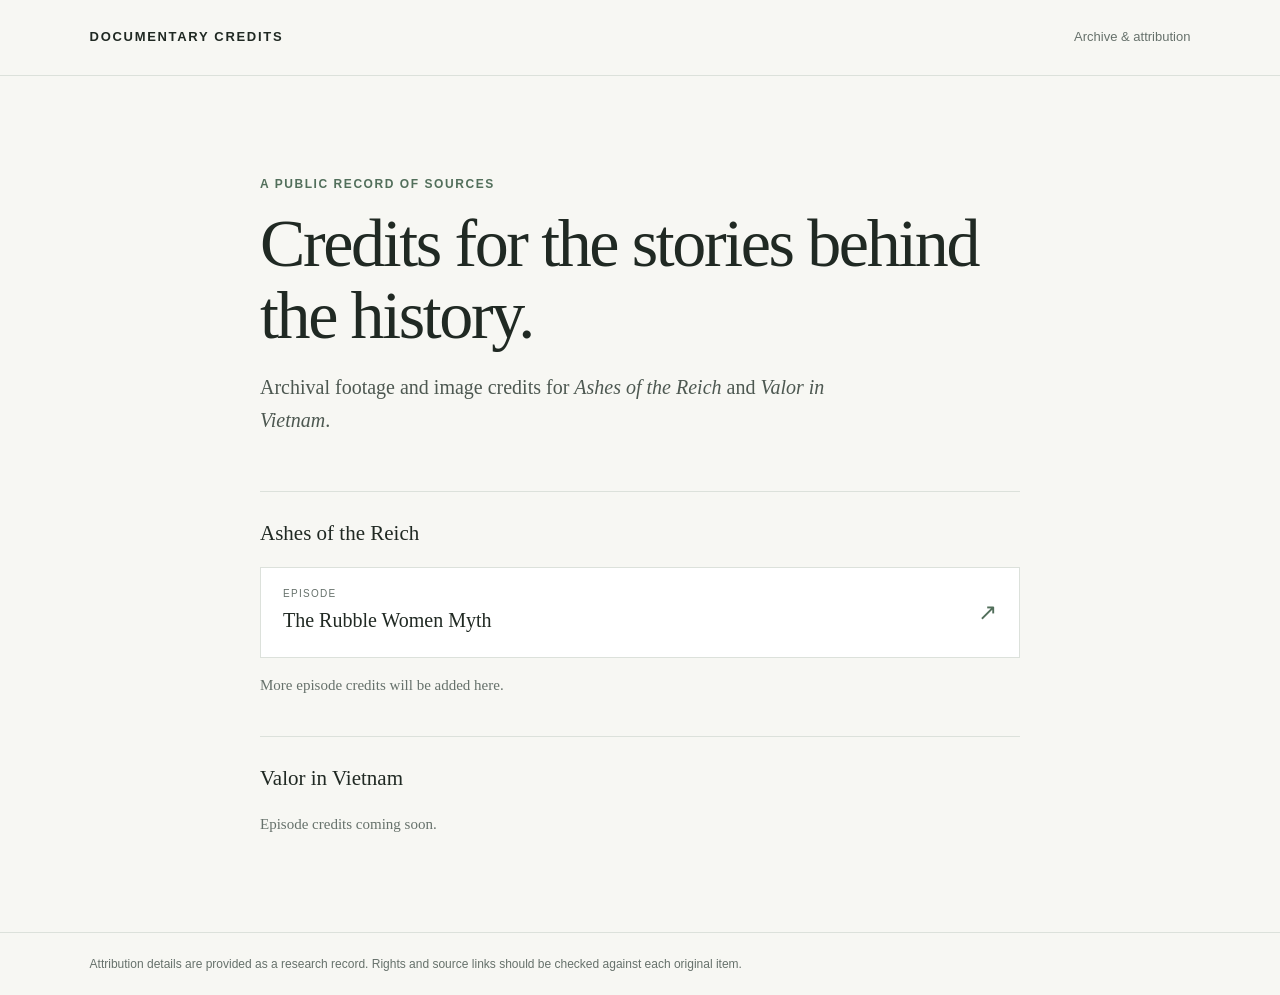
<file: index.html>
<!doctype html>
<html lang="en">
<head>
  <meta charset="utf-8">
  <meta name="viewport" content="width=device-width, initial-scale=1">
  <meta name="description" content="Image and archival credits for Ashes of the Reich and Valor in Vietnam.">
  <title>Documentary Credits</title>
  <link rel="stylesheet" href="style.css">
</head>
<body>
  <header class="site-header"><a class="brand" href="./">DOCUMENTARY CREDITS</a><span>Archive & attribution</span></header>
  <main class="home">
    <p class="eyebrow">A public record of sources</p>
    <h1>Credits for the stories behind the history.</h1>
    <p class="intro">Archival footage and image credits for <em>Ashes of the Reich</em> and <em>Valor in Vietnam</em>.</p>
    <section class="series">
      <h2>Ashes of the Reich</h2>
      <a class="episode" href="episodes/rubble-women-myth.html"><span><small>EPISODE</small><strong>The Rubble Women Myth</strong></span><span class="arrow" aria-hidden="true">↗</span></a>
      <p class="muted">More episode credits will be added here.</p>
    </section>
    <section class="series upcoming"><h2>Valor in Vietnam</h2><p class="muted">Episode credits coming soon.</p></section>
  </main>
  <footer>Attribution details are provided as a research record. Rights and source links should be checked against each original item.</footer>
</body>
</html>
</file>
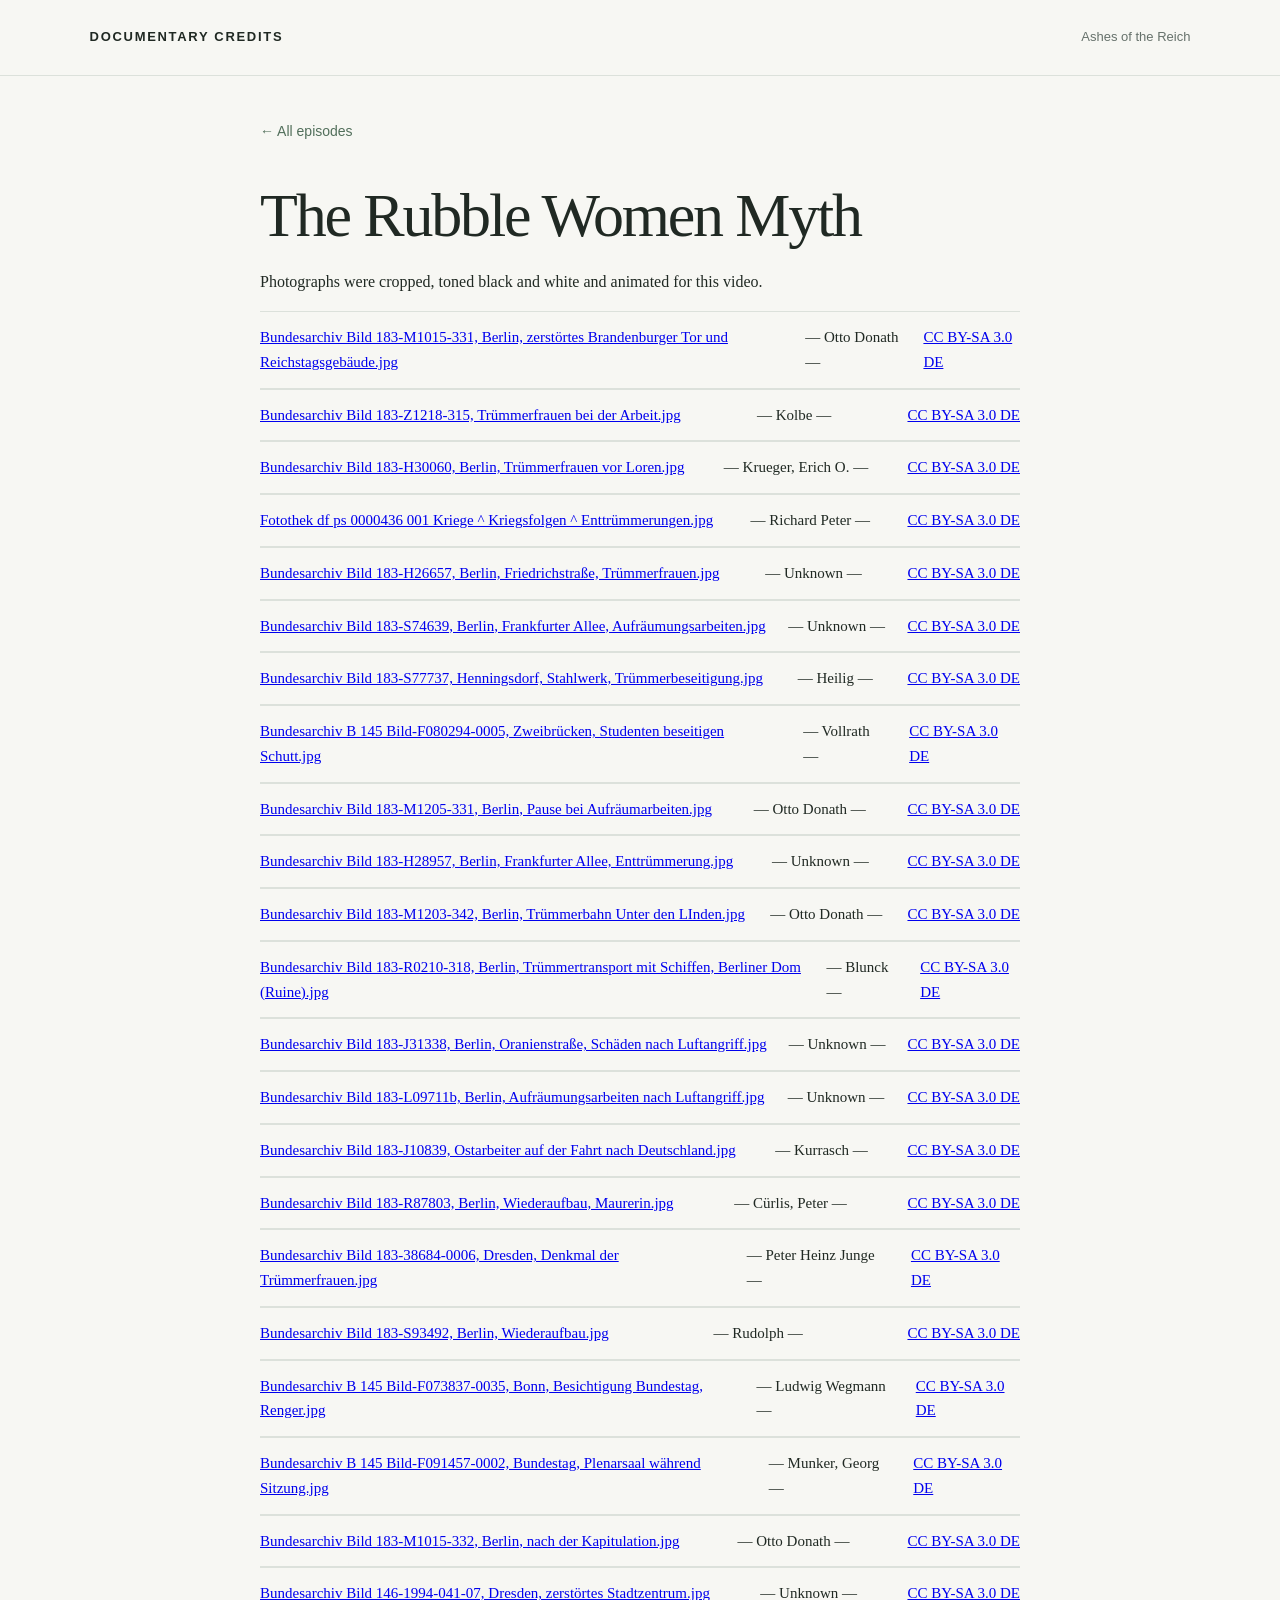
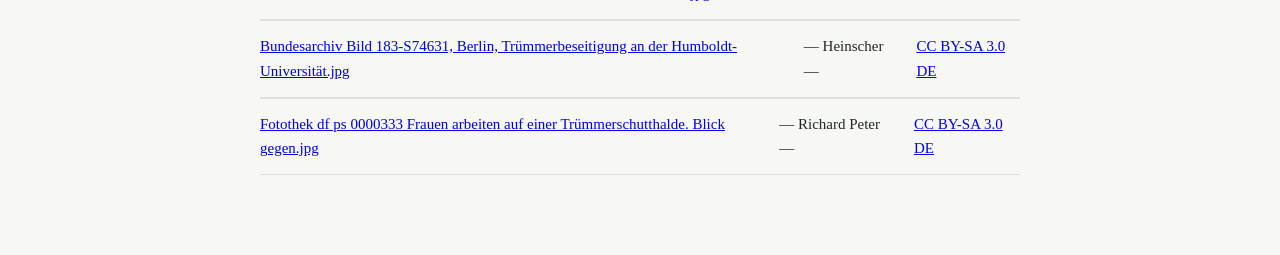
<file: episodes/rubble-women-myth.html>
<!doctype html>
<html lang="en"><head><meta charset="utf-8"><meta name="viewport" content="width=device-width, initial-scale=1">
<title>The Rubble Women Myth — Credits</title><link rel="stylesheet" href="../style.css">
<style>.episode-page{max-width:850px}.credits{list-style:none;padding:0}.credit{border-top:1px solid var(--line);padding:12px 0;font-size:15px;overflow-wrap:anywhere}</style></head>
<body><header class="site-header"><a class="brand" href="../">DOCUMENTARY CREDITS</a><span>Ashes of the Reich</span></header>
<main class="episode-page"><a class="back" href="../">← All episodes</a><h1>The Rubble Women Myth</h1>
<p>Photographs were cropped, toned black and white and animated for this video.</p><ul class="credits"><li class="credit"><a href="https://commons.wikimedia.org/wiki/File:Bundesarchiv_Bild_183-M1015-331,_Berlin,_zerst%C3%B6rtes_Brandenburger_Tor_und_Reichstagsgeb%C3%A4ude.jpg">Bundesarchiv Bild 183-M1015-331, Berlin, zerstörtes Brandenburger Tor und Reichstagsgebäude.jpg</a> — Otto Donath — <a href="https://creativecommons.org/licenses/by-sa/3.0/de/deed.en">CC BY-SA 3.0 DE</a></li><li class="credit"><a href="https://commons.wikimedia.org/wiki/File:Bundesarchiv_Bild_183-Z1218-315,_Tr%C3%BCmmerfrauen_bei_der_Arbeit.jpg">Bundesarchiv Bild 183-Z1218-315, Trümmerfrauen bei der Arbeit.jpg</a> — Kolbe — <a href="https://creativecommons.org/licenses/by-sa/3.0/de/deed.en">CC BY-SA 3.0 DE</a></li><li class="credit"><a href="https://commons.wikimedia.org/wiki/File:Bundesarchiv_Bild_183-H30060,_Berlin,_Tr%C3%BCmmerfrauen_vor_Loren.jpg">Bundesarchiv Bild 183-H30060, Berlin, Trümmerfrauen vor Loren.jpg</a> — Krueger, Erich O. — <a href="https://creativecommons.org/licenses/by-sa/3.0/de/deed.en">CC BY-SA 3.0 DE</a></li><li class="credit"><a href="https://commons.wikimedia.org/wiki/File:Fotothek_df_ps_0000436_001_Kriege_%5E_Kriegsfolgen_%5E_Enttr%C3%BCmmerungen.jpg">Fotothek df ps 0000436 001 Kriege ^ Kriegsfolgen ^ Enttrümmerungen.jpg</a> — Richard Peter — <a href="https://creativecommons.org/licenses/by-sa/3.0/de/deed.en">CC BY-SA 3.0 DE</a></li><li class="credit"><a href="https://commons.wikimedia.org/wiki/File:Bundesarchiv_Bild_183-H26657,_Berlin,_Friedrichstra%C3%9Fe,_Tr%C3%BCmmerfrauen.jpg">Bundesarchiv Bild 183-H26657, Berlin, Friedrichstraße, Trümmerfrauen.jpg</a> — Unknown — <a href="https://creativecommons.org/licenses/by-sa/3.0/de/deed.en">CC BY-SA 3.0 DE</a></li><li class="credit"><a href="https://commons.wikimedia.org/wiki/File:Bundesarchiv_Bild_183-S74639,_Berlin,_Frankfurter_Allee,_Aufr%C3%A4umungsarbeiten.jpg">Bundesarchiv Bild 183-S74639, Berlin, Frankfurter Allee, Aufräumungsarbeiten.jpg</a> — Unknown — <a href="https://creativecommons.org/licenses/by-sa/3.0/de/deed.en">CC BY-SA 3.0 DE</a></li><li class="credit"><a href="https://commons.wikimedia.org/wiki/File:Bundesarchiv_Bild_183-S77737,_Henningsdorf,_Stahlwerk,_Tr%C3%BCmmerbeseitigung.jpg">Bundesarchiv Bild 183-S77737, Henningsdorf, Stahlwerk, Trümmerbeseitigung.jpg</a> — Heilig — <a href="https://creativecommons.org/licenses/by-sa/3.0/de/deed.en">CC BY-SA 3.0 DE</a></li><li class="credit"><a href="https://commons.wikimedia.org/wiki/File:Bundesarchiv_B_145_Bild-F080294-0005,_Zweibr%C3%BCcken,_Studenten_beseitigen_Schutt.jpg">Bundesarchiv B 145 Bild-F080294-0005, Zweibrücken, Studenten beseitigen Schutt.jpg</a> — Vollrath — <a href="https://creativecommons.org/licenses/by-sa/3.0/de/deed.en">CC BY-SA 3.0 DE</a></li><li class="credit"><a href="https://commons.wikimedia.org/wiki/File:Bundesarchiv_Bild_183-M1205-331,_Berlin,_Pause_bei_Aufr%C3%A4umarbeiten.jpg">Bundesarchiv Bild 183-M1205-331, Berlin, Pause bei Aufräumarbeiten.jpg</a> — Otto Donath — <a href="https://creativecommons.org/licenses/by-sa/3.0/de/deed.en">CC BY-SA 3.0 DE</a></li><li class="credit"><a href="https://commons.wikimedia.org/wiki/File:Bundesarchiv_Bild_183-H28957,_Berlin,_Frankfurter_Allee,_Enttr%C3%BCmmerung.jpg">Bundesarchiv Bild 183-H28957, Berlin, Frankfurter Allee, Enttrümmerung.jpg</a> — Unknown — <a href="https://creativecommons.org/licenses/by-sa/3.0/de/deed.en">CC BY-SA 3.0 DE</a></li><li class="credit"><a href="https://commons.wikimedia.org/wiki/File:Bundesarchiv_Bild_183-M1203-342,_Berlin,_Tr%C3%BCmmerbahn_Unter_den_LInden.jpg">Bundesarchiv Bild 183-M1203-342, Berlin, Trümmerbahn Unter den LInden.jpg</a> — Otto Donath — <a href="https://creativecommons.org/licenses/by-sa/3.0/de/deed.en">CC BY-SA 3.0 DE</a></li><li class="credit"><a href="https://commons.wikimedia.org/wiki/File:Bundesarchiv_Bild_183-R0210-318,_Berlin,_Tr%C3%BCmmertransport_mit_Schiffen,_Berliner_Dom_(Ruine).jpg">Bundesarchiv Bild 183-R0210-318, Berlin, Trümmertransport mit Schiffen, Berliner Dom (Ruine).jpg</a> — Blunck — <a href="https://creativecommons.org/licenses/by-sa/3.0/de/deed.en">CC BY-SA 3.0 DE</a></li><li class="credit"><a href="https://commons.wikimedia.org/wiki/File:Bundesarchiv_Bild_183-J31338,_Berlin,_Oranienstra%C3%9Fe,_Sch%C3%A4den_nach_Luftangriff.jpg">Bundesarchiv Bild 183-J31338, Berlin, Oranienstraße, Schäden nach Luftangriff.jpg</a> — Unknown — <a href="https://creativecommons.org/licenses/by-sa/3.0/de/deed.en">CC BY-SA 3.0 DE</a></li><li class="credit"><a href="https://commons.wikimedia.org/wiki/File:Bundesarchiv_Bild_183-L09711b,_Berlin,_Aufr%C3%A4umungsarbeiten_nach_Luftangriff.jpg">Bundesarchiv Bild 183-L09711b, Berlin, Aufräumungsarbeiten nach Luftangriff.jpg</a> — Unknown — <a href="https://creativecommons.org/licenses/by-sa/3.0/de/deed.en">CC BY-SA 3.0 DE</a></li><li class="credit"><a href="https://commons.wikimedia.org/wiki/File:Bundesarchiv_Bild_183-J10839,_Ostarbeiter_auf_der_Fahrt_nach_Deutschland.jpg">Bundesarchiv Bild 183-J10839, Ostarbeiter auf der Fahrt nach Deutschland.jpg</a> — Kurrasch — <a href="https://creativecommons.org/licenses/by-sa/3.0/de/deed.en">CC BY-SA 3.0 DE</a></li><li class="credit"><a href="https://commons.wikimedia.org/wiki/File:Bundesarchiv_Bild_183-R87803,_Berlin,_Wiederaufbau,_Maurerin.jpg">Bundesarchiv Bild 183-R87803, Berlin, Wiederaufbau, Maurerin.jpg</a> — Cürlis, Peter — <a href="https://creativecommons.org/licenses/by-sa/3.0/de/deed.en">CC BY-SA 3.0 DE</a></li><li class="credit"><a href="https://commons.wikimedia.org/wiki/File:Bundesarchiv_Bild_183-38684-0006,_Dresden,_Denkmal_der_Tr%C3%BCmmerfrauen.jpg">Bundesarchiv Bild 183-38684-0006, Dresden, Denkmal der Trümmerfrauen.jpg</a> — Peter Heinz Junge — <a href="https://creativecommons.org/licenses/by-sa/3.0/de/deed.en">CC BY-SA 3.0 DE</a></li><li class="credit"><a href="https://commons.wikimedia.org/wiki/File:Bundesarchiv_Bild_183-S93492,_Berlin,_Wiederaufbau.jpg">Bundesarchiv Bild 183-S93492, Berlin, Wiederaufbau.jpg</a> — Rudolph — <a href="https://creativecommons.org/licenses/by-sa/3.0/de/deed.en">CC BY-SA 3.0 DE</a></li><li class="credit"><a href="https://commons.wikimedia.org/wiki/File:Bundesarchiv_B_145_Bild-F073837-0035,_Bonn,_Besichtigung_Bundestag,_Renger.jpg">Bundesarchiv B 145 Bild-F073837-0035, Bonn, Besichtigung Bundestag, Renger.jpg</a> — Ludwig Wegmann — <a href="https://creativecommons.org/licenses/by-sa/3.0/de/deed.en">CC BY-SA 3.0 DE</a></li><li class="credit"><a href="https://commons.wikimedia.org/wiki/File:Bundesarchiv_B_145_Bild-F091457-0002,_Bundestag,_Plenarsaal_w%C3%A4hrend_Sitzung.jpg">Bundesarchiv B 145 Bild-F091457-0002, Bundestag, Plenarsaal während Sitzung.jpg</a> — Munker, Georg — <a href="https://creativecommons.org/licenses/by-sa/3.0/de/deed.en">CC BY-SA 3.0 DE</a></li><li class="credit"><a href="https://commons.wikimedia.org/wiki/File:Bundesarchiv_Bild_183-M1015-332,_Berlin,_nach_der_Kapitulation.jpg">Bundesarchiv Bild 183-M1015-332, Berlin, nach der Kapitulation.jpg</a> — Otto Donath — <a href="https://creativecommons.org/licenses/by-sa/3.0/de/deed.en">CC BY-SA 3.0 DE</a></li><li class="credit"><a href="https://commons.wikimedia.org/wiki/File:Bundesarchiv_Bild_146-1994-041-07,_Dresden,_zerst%C3%B6rtes_Stadtzentrum.jpg">Bundesarchiv Bild 146-1994-041-07, Dresden, zerstörtes Stadtzentrum.jpg</a> — Unknown — <a href="https://creativecommons.org/licenses/by-sa/3.0/de/deed.en">CC BY-SA 3.0 DE</a></li><li class="credit"><a href="https://commons.wikimedia.org/wiki/File:Bundesarchiv_Bild_183-S74631,_Berlin,_Tr%C3%BCmmerbeseitigung_an_der_Humboldt-Universit%C3%A4t.jpg">Bundesarchiv Bild 183-S74631, Berlin, Trümmerbeseitigung an der Humboldt-Universität.jpg</a> — Heinscher — <a href="https://creativecommons.org/licenses/by-sa/3.0/de/deed.en">CC BY-SA 3.0 DE</a></li><li class="credit"><a href="https://commons.wikimedia.org/wiki/File:Fotothek_df_ps_0000333_Frauen_arbeiten_auf_einer_Tr%C3%BCmmerschutthalde._Blick_gegen.jpg">Fotothek df ps 0000333 Frauen arbeiten auf einer Trümmerschutthalde. Blick gegen.jpg</a> — Richard Peter — <a href="https://creativecommons.org/licenses/by-sa/3.0/de/deed.en">CC BY-SA 3.0 DE</a></li></ul></main></body></html>
</file>
<file: style.css>
:root{--ink:#202923;--muted:#66716b;--paper:#f7f7f3;--line:#dce1db;--accent:#526f5b;--warm:#e9eee8}*{box-sizing:border-box}body{margin:0;background:var(--paper);color:var(--ink);font:16px/1.65 Georgia,"Times New Roman",serif}.site-header{height:76px;padding:0 max(7vw,24px);display:flex;align-items:center;justify-content:space-between;border-bottom:1px solid var(--line);font:13px/1.4 Arial,sans-serif;color:var(--muted)}.brand{font-weight:700;letter-spacing:.13em;color:var(--ink);text-decoration:none}.home,.episode-page{width:min(760px,86vw);margin:0 auto}.home{padding:100px 0 72px}.episode-page{padding:42px 0 80px}.eyebrow{font:12px/1.4 Arial,sans-serif;text-transform:uppercase;letter-spacing:.13em;color:var(--accent);font-weight:700;margin:0 0 14px}h1{font-size:clamp(40px,7vw,68px);line-height:1.06;letter-spacing:-.035em;font-weight:400;margin:0 0 20px}.episode-page h1{font-size:clamp(42px,6vw,62px)}.intro{font-size:20px;color:#4d5851;max-width:620px;margin:0 0 54px}.series{border-top:1px solid var(--line);padding:24px 0}.series h2,.credit-block h2{font-size:21px;font-weight:400;margin:0 0 16px}.episode{display:flex;justify-content:space-between;align-items:center;background:#fff;border:1px solid var(--line);padding:20px 22px;text-decoration:none;color:var(--ink);transition:background .15s}.episode:hover{background:var(--warm)}.episode small{display:block;font:10px Arial,sans-serif;letter-spacing:.13em;color:var(--muted);margin-bottom:5px}.episode strong{font-size:20px;font-weight:400}.arrow{font:23px Arial,sans-serif;color:var(--accent)}.muted{color:var(--muted);font-size:15px}.upcoming{padding-bottom:8px}.back{display:inline-block;font:14px Arial,sans-serif;text-decoration:none;color:var(--accent);margin-bottom:44px}.back:hover,footer a:hover{ text-decoration:underline}.episode-page .intro{margin-bottom:42px}.credit-block{border-top:1px solid var(--line);padding:28px 0}.credit-block h2{margin-bottom:12px}.credit-block p{margin:8px 0}.credit-block a,footer a{color:var(--accent);text-underline-offset:3px}.source-line{font-size:17px;font-weight:700;margin-top:20px!important}.source-line.second{margin-top:30px!important}.credits{list-style:none;padding:0;margin:8px 0 0}.credits li{padding:13px 0;border-bottom:1px solid var(--line);display:flex;justify-content:space-between;gap:22px;font-size:15px}.credits li span:last-child{text-align:right;color:#526057}.id{font-family:Arial,sans-serif;font-size:13px}.notice{background:var(--warm);padding:18px 20px;margin-top:22px!important;font-size:14px}.updated{color:var(--muted);font:12px Arial,sans-serif;margin-top:24px}footer{border-top:1px solid var(--line);padding:22px max(7vw,24px);font:12px/1.5 Arial,sans-serif;color:var(--muted)}@media(max-width:600px){.site-header{height:64px}.site-header span{font-size:11px}.home{padding-top:72px}.intro{font-size:18px}.credits li{display:block}.credits li span{display:block}.credits li span:last-child{text-align:left;margin-top:4px}.id{overflow-wrap:anywhere}}
</file>
